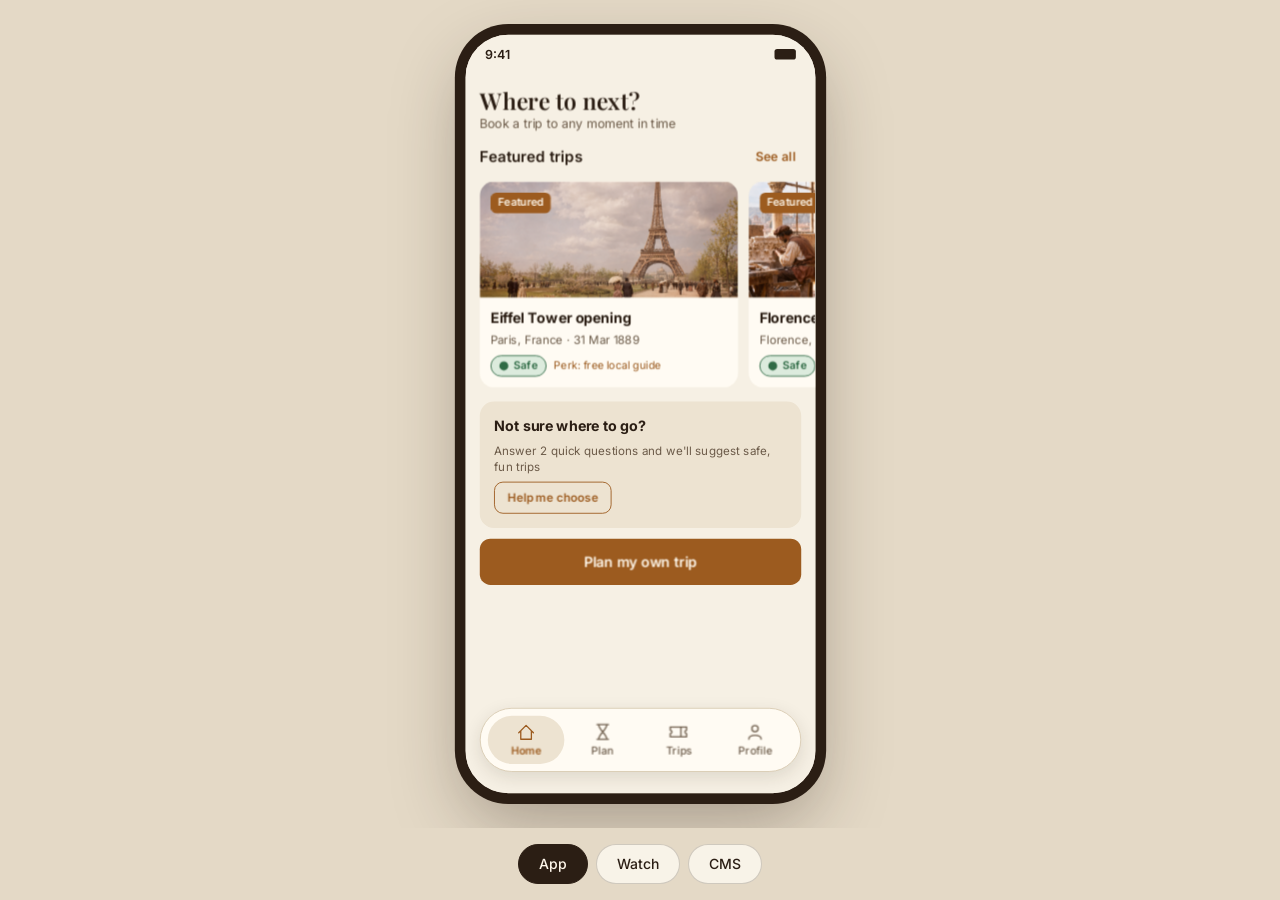
<file: app/index.html>
<!doctype html>
<html lang="en">
<head>
<meta charset="utf-8">
<meta name="viewport" content="width=device-width, initial-scale=1, viewport-fit=cover">
<meta name="theme-color" content="#F6F0E4">
<title>The Time Machine</title>
<link rel="preconnect" href="https://fonts.googleapis.com">
<link href="https://fonts.googleapis.com/css2?family=Inter:wght@400;500;600&family=Playfair+Display:wght@600&display=swap" rel="stylesheet">
<link rel="stylesheet" href="app.css?v=12">
<link rel="stylesheet" href="extras.css?v=12">
</head>
<body>
<div id="stage">
  <div id="device">
    <div id="app"></div>
    <div id="toast" role="status" aria-live="polite"></div>
  </div>
</div>
<nav id="modes" aria-label="Switch view">
  <button data-mode="app">App</button>
  <button data-mode="watch">Watch</button>
  <button data-mode="cms">CMS</button>
</nav>
<script src="app.js?v=12"></script>
<script src="extras.js?v=12"></script>
</body>
</html>
</file>
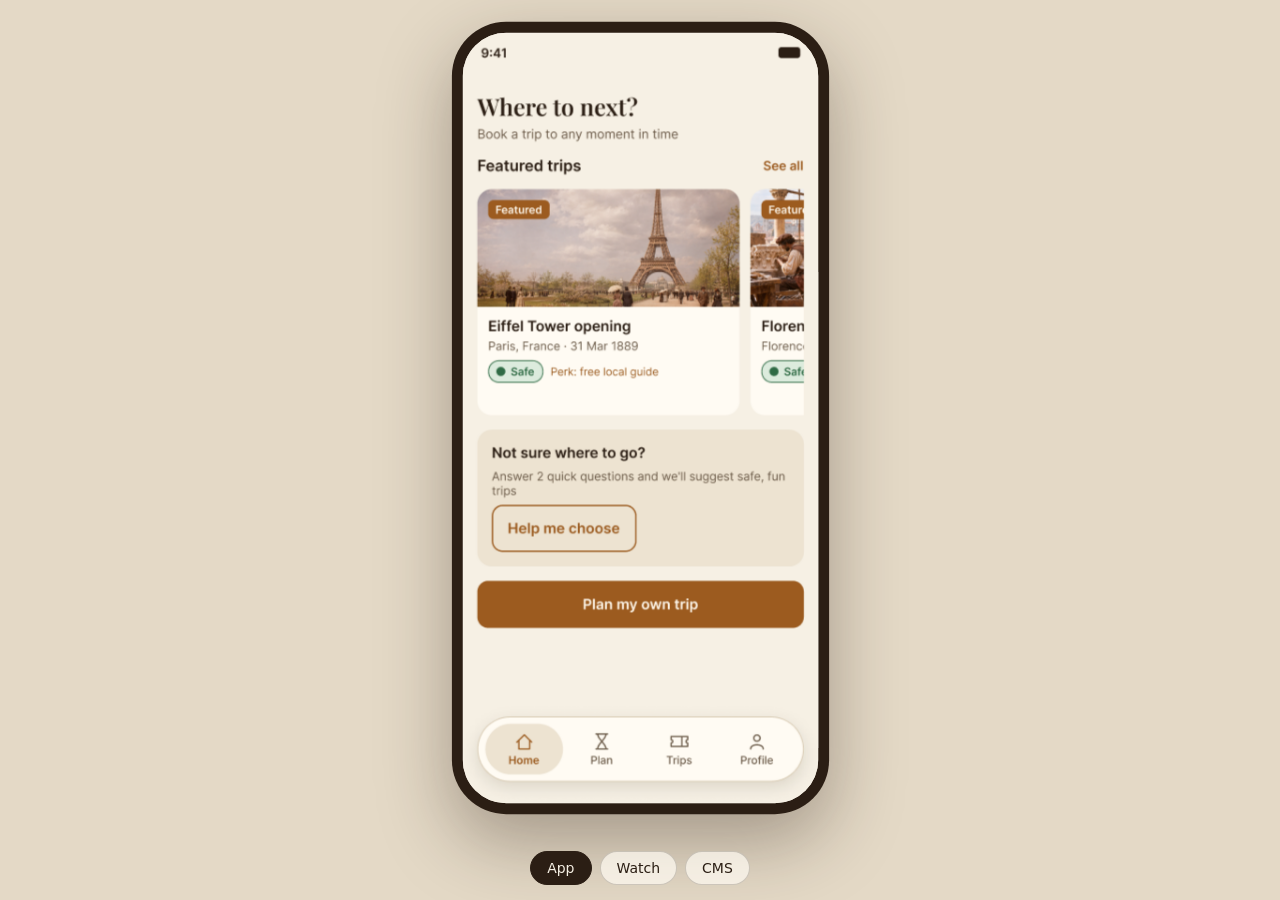
<file: prototype/index.html>
<!doctype html>
<html lang="en">
<head>
<meta charset="utf-8">
<meta name="viewport" content="width=device-width, initial-scale=1, viewport-fit=cover">
<meta name="theme-color" content="#F6F0E4">
<meta name="apple-mobile-web-app-capable" content="yes">
<title>The Time Machine</title>
<style>
  :root { --ink:#2B1E14; --cream:#F6F0E4; --sand:#E4D9C6; --copper:#9C5B1F; --mute:#6B5A48; --ease:cubic-bezier(.2,.8,.2,1); }
  * { box-sizing: border-box; -webkit-tap-highlight-color: transparent; }
  html, body { margin: 0; height: 100%; background: var(--sand); color: var(--ink); font-family: Inter, system-ui, sans-serif; overflow: hidden; }
  #stage { position: fixed; inset: 0 0 64px 0; display: flex; align-items: center; justify-content: center; }
  #device { position: relative; transform-origin: center center; padding: 12px; border-radius: 60px; background: var(--ink); box-shadow: 0 30px 80px rgba(43,30,20,.35); }
  #device.desk { padding: 0; border-radius: 12px; background: none; }
  #device.watch { padding: 14px; border-radius: 56px; }
  #viewport { position: relative; overflow: hidden; border-radius: 48px; background: var(--cream); }
  #device.desk #viewport { border-radius: 12px; }
  #device.watch #viewport { border-radius: 42px; background: #2B1E14; }
  .scr { position: absolute; inset: 0; background-repeat: no-repeat; will-change: transform, opacity; }
  .in-fwd   { animation: inFwd .32s var(--ease) both; }
  .out-fwd  { animation: outFwd .32s var(--ease) both; }
  .in-back  { animation: inBack .32s var(--ease) both; }
  .out-back { animation: outBack .32s var(--ease) both; }
  .in-fade  { animation: inFade .25s ease-out both; }
  @keyframes inFwd  { from { transform: translateX(100%); } to { transform: none; } }
  @keyframes outFwd { from { transform: none; } to { transform: translateX(-28%); filter: brightness(.92); } }
  @keyframes inBack { from { transform: translateX(-28%); filter: brightness(.92); } to { transform: none; filter: none; } }
  @keyframes outBack{ from { transform: none; } to { transform: translateX(100%); } }
  @keyframes inFade { from { opacity: 0; } to { opacity: 1; } }
  .hot { position: absolute; cursor: pointer; border-radius: 12px; transition: background-color .12s; }
  .hot:active { background: rgba(43,30,20,.12); }
  .flash .hot { background: rgba(156,91,31,.18); outline: 2px solid rgba(156,91,31,.55); }
  #bar { position: fixed; left: 0; right: 0; bottom: 0; height: 64px; display: flex; align-items: center; justify-content: center; gap: 8px; }
  #bar button { font: inherit; font-size: 14px; border: 1px solid rgba(43,30,20,.2); background: rgba(255,251,243,.7); color: var(--ink); padding: 8px 16px; border-radius: 20px; cursor: pointer; }
  #bar button.on { background: var(--ink); color: var(--cream); border-color: var(--ink); }
  /* Phone: run full screen like the real app */
  @media (max-width: 520px) {
    html, body { background: var(--cream); }
    #stage { inset: 0; align-items: flex-start; }
    #device, #device.watch { padding: 0; border-radius: 0; box-shadow: none; background: none; transform-origin: top center; }
    #viewport { border-radius: 0; }
    #bar { display: none; }
  }
</style>
</head>
<body>
<div id="stage"><div id="device"><div id="viewport"></div></div></div>
<nav id="bar">
  <button data-flow="booking">App</button>
  <button data-flow="watch">Watch</button>
  <button data-flow="cms">CMS</button>
</nav>
<script>
const IMG = { phone: { src: 'phone.png', w: 4245 }, cms: { src: 'cms.png', w: 3451 }, watch: { src: 'watch.png', w: 1573 } };
const S = {
  '18:3':['phone',37,57,393,852],'18:78':['phone',510,57,393,852],'18:147':['phone',983,57,393,852],'18:223':['phone',1456,57,393,852,'pop'],
  '18:328':['phone',1929,57,393,852],'18:366':['phone',2402,57,393,852],'18:413':['phone',2875,57,393,852],'18:462':['phone',3348,57,393,852,'pop'],
  '20:225':['phone',37,1049,393,852],'20:293':['phone',510,1049,393,852],'20:455':['phone',983,1049,393,852],'20:488':['phone',1456,1049,393,852,'pop'],
  '20:536':['phone',1929,1049,393,852,'pop'],'20:575':['phone',2402,1049,393,852],
  '20:604':['watch',473,395,198,242],'20:738':['watch',731,395,198,242],'20:746':['watch',989,395,198,242],
  '23:565':['cms',53,104,1440,1024],'23:820':['cms',1573,104,1440,1024],
};
const L = [["18:3",16,173,290,250,0,"18:328"],["18:3",32,522,160,52,0,"18:78"],["18:3",16,606,361,52,0,"18:147"],["18:78",0,44,60,56,0,"BACK"],["18:147",0,44,60,56,0,"BACK"],["18:147",16,561,361,40,0,"18:223"],["18:147",16,776,361,52,0,"18:328"],["18:223",24,776,345,52,0,"18:147"],["18:328",0,44,60,56,0,"BACK"],["18:328",16,508,128,52,0,"18:462"],["18:328",130,747,133,17,0,"18:147"],["18:328",16,776,361,52,0,"20:225"],["18:366",16,349,361,64,0,"18:328"],["18:366",130,747,133,17,0,"18:147"],["18:413",16,349,361,64,0,"18:328"],["18:413",16,776,361,52,0,"18:147"],["18:462",345,70,40,40,0,"18:328"],["18:462",24,776,345,52,0,"18:328"],["20:225",0,44,60,56,0,"BACK"],["20:225",16,776,361,52,0,"20:293"],["20:293",16,100,361,354,0,"20:455"],["20:455",0,0,393,852,3000,"20:488"],["20:455",16,776,361,52,0,"20:575"],["20:488",24,712,345,52,0,"20:575"],["20:488",24,776,345,52,0,"20:536"],["20:536",16,776,361,52,0,"20:575"],["20:536",8,44,377,96,0,"20:455"],["20:575",16,776,361,52,0,"18:3"],["23:565",12,192,216,36,0,"23:820"],["23:820",12,72,216,36,0,"23:565"],["20:604",0,0,198,242,0,"20:738"],["20:738",0,0,198,242,0,"20:746"],["20:746",0,0,198,242,0,"20:604"]];
// Assist: let a suggestion card open Pick destination like in the app
L.push(["18:78",16,334,361,96,0,"18:147"]);
const FLOW = { booking: '18:3', cms: '23:565', watch: '20:604' };
const dev = document.getElementById('device'), vp = document.getElementById('viewport');
let cur = null, el = null, timer = null; const hist = [];
const mobile = () => innerWidth <= 520;
function fit() { if (!cur) return; const [kind, , , w, h] = S[cur]; const st = document.getElementById('stage');
  let k; if (mobile() && kind !== 'cms') k = Math.min(innerWidth / w, innerHeight / h); else { const pad = kind === 'cms' ? 0 : 28; k = Math.min((st.clientWidth - 40) / (w + pad), (st.clientHeight - 40) / (h + pad), 1); }
  dev.style.transform = `scale(${k})`; }
function build(id) { const [kind, x, y, w, h] = S[id]; const I = IMG[kind]; const d = document.createElement('div'); d.className = 'scr';
  Object.assign(d.style, { backgroundImage: `url(${I.src})`, backgroundSize: `${I.w}px auto`, backgroundPosition: `-${40 + x}px -${40 + y}px` });
  for (const [s, hx, hy, hw, hh, ms, dest] of L) { if (s !== id || ms) continue; const a = document.createElement('div'); a.className = 'hot';
    Object.assign(a.style, { left: hx + 'px', top: hy + 'px', width: hw + 'px', height: hh + 'px' });
    a.onclick = e => { e.stopPropagation(); dest === 'BACK' ? back() : go(dest); }; d.appendChild(a); }
  d.addEventListener('click', () => { d.classList.add('flash'); setTimeout(() => d.classList.remove('flash'), 450); });
  return d; }
function render(id, mode) {
  if (timer) { clearTimeout(timer); timer = null; }
  const [kind, , , w, h, type] = S[id];
  dev.className = kind === 'cms' ? 'desk' : kind === 'watch' ? 'watch' : '';
  vp.style.width = w + 'px'; vp.style.height = h + 'px';
  const old = el, next = build(id); vp.appendChild(next);
  const sameKind = cur && S[cur][0] === kind;
  if (old && sameKind && mode) {
    const pop = type === 'pop' || (cur && S[cur][5] === 'pop');
    if (pop) { next.classList.add('in-fade'); setTimeout(() => old.remove(), 260); }
    else if (mode === 'back') { vp.insertBefore(next, old); next.classList.add('in-back'); old.classList.add('out-back'); setTimeout(() => old.remove(), 330); }
    else { old.classList.add('out-fwd'); next.classList.add('in-fwd'); setTimeout(() => old.remove(), 330); }
  } else if (old) old.remove();
  el = next; cur = id;
  for (const [s, , , , , ms, dest] of L) if (s === id && ms) timer = setTimeout(() => cur === id && go(dest), ms);
  document.querySelectorAll('#bar button').forEach(b => b.classList.toggle('on', S[FLOW[b.dataset.flow]][0] === kind));
  fit(); }
function go(id) { hist.push(cur); render(id, 'fwd'); }
function back() { if (hist.length) render(hist.pop(), 'back'); }
document.querySelectorAll('#bar button').forEach(b => b.onclick = () => { hist.length = 0; render(FLOW[b.dataset.flow], null); });
// swipe from the left edge to go back, like iOS
let sx = null; addEventListener('touchstart', e => { const t = e.touches[0]; sx = t.clientX < 24 ? t.clientX : null; }, { passive: true });
addEventListener('touchend', e => { if (sx !== null && e.changedTouches[0].clientX - sx > 80) back(); sx = null; });
addEventListener('resize', fit);
render('18:3', null);
</script>
</body>
</html>
</file>
<file: app/app.css>
:root {
  --bg: #F6F0E4; --surface: #FFFBF3; --surface-2: #EDE3D1; --border: #D9CBB3;
  --text: #2B1E14; --text-2: #6B5A48; --text-3: #9A8A76;
  --copper: #9C5B1F; --copper-dark: #7E4715; --on-copper: #FFF8EC;
  --safe: #2F6B45; --safe-bg: #DCEBDD; --caution: #8A6500; --caution-bg: #F6E7B8; --blocked: #A3201B; --blocked-bg: #F5D9D3;
  --ease: cubic-bezier(.2,.8,.2,1);
  --serif: 'Playfair Display', Georgia, serif;
}
* { box-sizing: border-box; -webkit-tap-highlight-color: transparent; }
html, body { margin: 0; height: 100%; background: #E4D9C6; color: var(--text); font: 15px/1.4 Inter, system-ui, sans-serif; }
button, input, select { font: inherit; color: inherit; }
button { cursor: pointer; }

/* Device: phone frame on desktop, full screen on phones */
#device { position: relative; width: 393px; height: 852px; margin: 24px auto; border-radius: 48px; overflow: hidden; background: var(--bg);
  box-shadow: 0 0 0 12px var(--text), 0 30px 80px rgba(43,30,20,.35); }
@media (max-width: 520px) { html, body { background: var(--bg); } #device { width: 100%; height: 100dvh; margin: 0; border-radius: 0; box-shadow: none; } }
#app { position: absolute; inset: 0; }

/* Screens */
.screen { position: absolute; inset: 0; display: flex; flex-direction: column; background: var(--bg); }
.screen.in-fwd { animation: inFwd .32s var(--ease) both; } .screen.out-fwd { animation: outFwd .32s var(--ease) both; }
.screen.in-back { animation: inBack .32s var(--ease) both; } .screen.out-back { animation: outBack .32s var(--ease) both; z-index: 2; }
@keyframes inFwd { from { transform: translateX(100%); } } @keyframes outFwd { to { transform: translateX(-28%); filter: brightness(.94); } }
@keyframes inBack { from { transform: translateX(-28%); filter: brightness(.94); } } @keyframes outBack { to { transform: translateX(100%); } }
.status { height: 44px; flex: none; display: flex; align-items: center; justify-content: space-between; padding: 0 22px; font-weight: 600; font-size: 14px; }
.status i { width: 24px; height: 12px; border-radius: 3px; background: var(--text); }
.topbar { height: 52px; flex: none; display: flex; align-items: center; gap: 8px; padding: 0 8px; }
.topbar h1 { font-size: 17px; font-weight: 600; margin: 0; }
.icon-btn { width: 40px; height: 40px; border: 0; background: none; border-radius: 20px; display: grid; place-items: center; }
.icon-btn:active { background: var(--surface-2); }
.content { flex: 1; overflow-y: auto; padding: 8px 16px 24px; display: flex; flex-direction: column; gap: 12px; scrollbar-width: none; }
.content::-webkit-scrollbar { display: none; }
.content > *, .sheet > * { flex-shrink: 0; }
.actions { flex: none; padding: 8px 16px 24px; display: flex; flex-direction: column; gap: 12px; align-items: center; }
.actions > .btn { width: 100%; }

/* Type */
.display { font-family: var(--serif); font-size: 26px; font-weight: 600; margin: 8px 0 0; line-height: 1.15; }
.h1 { font-family: var(--serif); font-size: 24px; font-weight: 600; margin: 4px 0 0; }
.h2 { font-family: var(--serif); font-size: 22px; font-weight: 600; margin: 0; }
.h3 { font-size: 15px; font-weight: 600; margin: 2px 0 0; }
.sub { color: var(--text-2); font-size: 14px; margin: 0; }
.small { font-size: 13px; color: var(--text-2); margin: 0; }
.tiny { font-size: 12px; color: var(--text-2); margin: 0; }
.muted { color: var(--text-3); }
.link { border: 0; background: none; color: var(--copper); font-weight: 600; font-size: 14px; padding: 6px; }
ul.bullets { margin: 0; padding: 0; list-style: none; display: grid; gap: 8px; font-size: 14px; }
ul.bullets li::before { content: '•'; margin-right: 6px; }
.btn.mid { height: 44px; font-size: 15px; border-radius: 10px; padding: 0 18px; }

/* Buttons */
.btn { height: 52px; border-radius: 12px; border: 0; font-weight: 600; font-size: 16px; display: inline-flex; align-items: center; justify-content: center; padding: 0 20px; position: relative; overflow: hidden; transition: transform .1s, background-color .15s; user-select: none; -webkit-user-select: none; }
.btn:active { transform: scale(.98); }
.btn.primary { background: var(--copper); color: var(--on-copper); }
.btn.secondary { background: none; border: 1.5px solid var(--text-2); }
.btn.accent { background: none; border: 1.5px solid var(--copper); color: var(--copper); }
.btn.danger { background: none; border: 1.5px solid var(--blocked); color: var(--blocked); }
.btn.danger-fill { background: var(--blocked); color: #fff; }
.btn.small { height: 36px; font-size: 13px; border-radius: 10px; padding: 0 14px; }
.btn:disabled { background: var(--surface-2); color: var(--text-3); border-color: transparent; cursor: default; transform: none; }
.btn .progress { position: absolute; inset: 0 auto 0 0; width: 0; background: var(--copper-dark); }
.btn .label { position: relative; }

/* Controls */
.chips { display: flex; flex-wrap: wrap; gap: 8px; }
.chip { height: 36px; border-radius: 18px; border: 1px solid var(--border); background: var(--surface); padding: 0 16px; font-size: 14px; }
.chip.on { background: var(--copper); border-color: var(--copper); color: var(--on-copper); font-weight: 600; }
.seg { display: flex; gap: 4px; padding: 5px; border-radius: 12px; background: var(--surface); border: 1px solid var(--border); height: 48px; }
.seg button { flex: 1; border: 0; background: none; border-radius: 8px; font-size: 14px; color: var(--text-2); padding: 0 12px; }
.seg button.on { background: var(--copper); color: var(--on-copper); font-weight: 600; }
.row { display: flex; gap: 8px; align-items: flex-end; }
.field { display: flex; flex-direction: column; gap: 6px; flex: 1; min-width: 0; }
.field label { font-size: 12px; color: var(--text-2); }
.field input, .field select { height: 48px; border-radius: 10px; border: 1px solid var(--border); background: var(--surface); padding: 0 12px; font-size: 16px; width: 100%; outline: none; -webkit-appearance: none; appearance: none; }
.field input:focus, .field select:focus { border-color: var(--copper); box-shadow: 0 0 0 3px rgba(156,91,31,.15); }
.field.err input { border-color: var(--blocked); }
.err-text { color: var(--blocked); font-size: 12px; margin: 0; }
.select-wrap { position: relative; } .select-wrap svg { position: absolute; right: 12px; top: 15px; pointer-events: none; }
.search { position: relative; } .search svg { position: absolute; left: 12px; top: 15px; } .search input { padding-left: 38px; }
.suggest { border: 1px solid var(--border); border-radius: 10px; background: var(--surface); overflow: hidden; }
.suggest button { display: block; width: 100%; text-align: left; border: 0; background: none; padding: 12px; border-top: 1px solid var(--surface-2); }
.suggest button:first-child { border-top: 0; } .suggest button:active { background: var(--surface-2); }
.stepper { display: flex; align-items: center; justify-content: space-between; height: 56px; border-radius: 12px; background: var(--surface); border: 1px solid var(--border); padding: 0 12px; margin-top: 4px; }
.stepper button { width: 36px; height: 36px; padding: 0; border-radius: 18px; border: 0; background: var(--surface-2); color: var(--text); display: grid; place-items: center; }
.stepper button svg { display: block; }
.summary.hero { background: var(--copper); border-left: 0; padding: 16px 20px; }
.summary.hero .tiny, .summary.hero .small { color: rgba(255,248,236,.8); }
.summary.hero .place { color: var(--on-copper); font-size: 18px; }
.map.plain { background: var(--surface-2); height: 64px; }
.map.plain::after { width: 14px; height: 14px; margin: -7px; border-width: 3px; box-shadow: none; }
.time-row { display: flex; gap: 8px; align-items: flex-end; }
.time-row .field { flex: 0 0 176px; }
.time-row .tiny { padding-bottom: 6px; }
.stepper button:disabled { opacity: .4; }
.stepper b { font-size: 16px; }
.check { display: flex; gap: 10px; align-items: flex-start; border: 0; background: none; text-align: left; padding: 4px 0; font-size: 14px; }
.check .box { width: 20px; height: 20px; flex: none; border-radius: 5px; border: 1.5px solid var(--text-2); display: grid; place-items: center; margin-top: 1px; }
.check.on .box { background: var(--copper); border-color: var(--copper); }
.check .box svg { opacity: 0; } .check.on .box svg { opacity: 1; }

/* Cards */
.card { background: var(--surface); border-radius: 14px; }
.summary { background: var(--copper); border-radius: 14px; padding: 16px 20px; display: grid; gap: 2px; }
.summary .place { font-size: 17px; font-weight: 600; color: var(--on-copper); }
.summary .tiny, .summary .small { color: rgba(255,248,236,.82); }
.summary .link { color: var(--on-copper); }
.summary .top { display: flex; justify-content: space-between; align-items: center; }
.badge { display: inline-flex; align-items: center; gap: 6px; height: 24px; padding: 0 9px; border-radius: 12px; font-size: 12px; font-weight: 600; border: 1px solid; width: max-content; }
.badge.Safe { color: var(--safe); background: var(--safe-bg); } .badge.Caution { color: var(--caution); background: var(--caution-bg); } .badge.Blocked { color: var(--blocked); background: var(--blocked-bg); }
.badge .ic { width: 10px; height: 10px; background: currentColor; }
.badge.Safe .ic { border-radius: 50%; } .badge.Caution .ic { clip-path: polygon(50% 0, 100% 100%, 0 100%); width: 12px; } .badge.Blocked .ic { border-radius: 2px; }
.alert { border-radius: 14px; border: 1.5px solid; padding: 16px; display: grid; gap: 8px; }
.alert.Caution { border-color: var(--caution); background: var(--caution-bg); } .alert.Blocked { border-color: var(--blocked); background: var(--blocked-bg); }
.alert p { margin: 0; font-size: 13px; } .alert b { font-size: 15px; }
.option { display: flex; align-items: center; gap: 12px; width: 100%; text-align: left; background: var(--surface); border: 1px solid var(--border); border-radius: 12px; padding: 12px 16px; min-height: 64px; }
.option:active { background: var(--surface-2); }
.option .t { flex: 1; display: grid; gap: 2px; } .option .t b { font-size: 15px; } .option .t span { font-size: 13px; color: var(--text-2); }
.trip { display: flex; gap: 12px; align-items: flex-start; width: 100%; text-align: left; background: var(--surface); border: 0; border-radius: 14px; padding: 12px; }
.trip:active { background: var(--surface-2); }
.trip img { width: 72px; height: 72px; border-radius: 10px; object-fit: cover; flex: none; background: var(--surface-2); }
.trip .t { flex: 1; display: grid; gap: 3px; min-width: 0; } .trip .t b { font-size: 15px; } .trip .t span { font-size: 13px; color: var(--text-2); } .trip .t i { font-style: normal; font-size: 12px; color: var(--text-2); }
.carousel { display: flex; gap: 12px; overflow-x: auto; margin: 0 -16px; padding: 0 16px 4px; scroll-snap-type: x mandatory; scroll-padding-inline: 16px; scrollbar-width: none; }
.carousel::after { content: ''; flex: 0 0 4px; }
@media (pointer: fine) { .carousel { cursor: grab; } .content, .sheet { user-select: none; -webkit-user-select: none; } .content input, .sheet input { user-select: text; -webkit-user-select: text; } }
.dragging { scroll-snap-type: none !important; cursor: grabbing !important; user-select: none; -webkit-user-select: none; }
.dragging * { pointer-events: none; }
img { -webkit-user-drag: none; user-select: none; }
.carousel::-webkit-scrollbar { display: none; }
.feat { flex: 0 0 290px; scroll-snap-align: start; border: 0; padding: 0; text-align: left; background: var(--surface); border-radius: 16px; overflow: hidden; }
.feat:active { transform: scale(.99); }
.feat .img { height: 130px; background: var(--surface-2) center/cover; position: relative; }
.feat .tag { position: absolute; left: 12px; top: 12px; background: var(--copper); color: var(--on-copper); font-size: 12px; font-weight: 600; padding: 3px 8px; border-radius: 6px; }
.feat .body { padding: 12px; display: grid; gap: 4px; } .feat .body b { font-size: 16px; }
.perk { font-size: 12px; color: var(--copper); }
.assist-card { background: var(--surface-2); border-radius: 16px; padding: 16px; display: grid; gap: 8px; justify-items: start; }
.weather { display: flex; align-items: center; gap: 16px; background: var(--surface); border-radius: 14px; padding: 14px 16px; }
.weather .temp { font-family: var(--serif); font-size: 28px; font-weight: 600; }
.divider { height: 1px; background: var(--border); }
.detail { display: flex; justify-content: space-between; align-items: center; padding: 10px 0; border-bottom: 1px solid var(--border); font-size: 13px; }
.detail span { color: var(--text-2); }
.tiles { display: grid; grid-template-columns: repeat(4, 1fr); gap: 8px; }
.tile { height: 56px; border-radius: 12px; border: 1px solid var(--border); background: var(--surface); display: grid; place-content: center; text-align: center; font-size: 12px; color: var(--text-2); }
.tile b { display: block; font-size: 14px; color: var(--text); }
.tile.on { background: var(--copper); border-color: var(--copper); color: var(--on-copper); } .tile.on b { color: var(--on-copper); }
.times { display: grid; grid-template-columns: repeat(4, 1fr); gap: 8px; } .times .chip { padding: 0; }
.optin { border: 1px solid var(--border); background: var(--surface); border-radius: 14px; padding: 14px 16px; display: grid; gap: 6px; }

/* Ticket & trip */
.ticket { background: var(--surface); border-radius: 20px; padding: 24px; display: grid; gap: 12px; justify-items: center; }
.qr { width: 160px; height: 160px; background: #fff; padding: 8px; border-radius: 8px; }
.dash { width: 100%; border-top: 2px dashed var(--border); }
.grid2 { width: 100%; display: grid; grid-template-columns: 1fr 1fr; gap: 12px; }
.kv span { display: block; font-size: 12px; color: var(--text-2); } .kv b { font-size: 14px; }
.kv .big { font-family: var(--serif); font-size: 20px; color: var(--copper); }
.count { background: var(--surface); border-radius: 20px; padding: 24px; display: grid; gap: 10px; justify-items: center; text-align: center; }
.count .time { font-family: var(--serif); font-size: 48px; font-weight: 600; line-height: 1; font-variant-numeric: tabular-nums; }
.bar { width: 100%; height: 8px; border-radius: 4px; background: var(--surface-2); overflow: hidden; } .bar i { display: block; height: 100%; background: var(--copper); border-radius: 4px; transition: width 1s linear; }
.map { height: 150px; border-radius: 12px; background: var(--surface-2) center/cover; position: relative; }
.map::after { content: ''; position: absolute; left: 50%; top: 50%; width: 20px; height: 20px; margin: -10px; border-radius: 50%; background: var(--copper); border: 4px solid var(--surface); box-shadow: 0 0 0 10px rgba(156,91,31,.2); }
.success { width: 96px; height: 96px; border-radius: 50%; background: var(--safe-bg); border: 3px solid var(--safe); display: grid; place-items: center; margin: 40px auto 8px; animation: pop .4s var(--ease) both; }
@keyframes pop { from { transform: scale(.6); opacity: 0; } }
.stars { display: flex; gap: 8px; justify-content: center; } .stars button { border: 0; background: none; padding: 2px; }
.center { text-align: center; }
.status-row { display: flex; align-items: flex-start; gap: 16px; }
.status-row .grow { flex: 1; min-width: 0; display: grid; gap: 2px; }
.status-row > span { flex: none; margin-top: 2px; }

/* Floating menu bar */
.menu { position: absolute; left: 16px; right: 16px; bottom: 24px; height: 72px; padding: 8px; border-radius: 36px; background: var(--surface); border: 1px solid var(--border); box-shadow: 0 6px 20px rgba(43,30,20,.12); display: grid; grid-template-columns: repeat(4, 1fr); }
.menu button { border: 0; background: none; border-radius: 28px; display: grid; place-items: center; align-content: center; gap: 2px; font-size: 12px; font-weight: 500; color: var(--text-2); }
.menu button.on { background: var(--surface-2); color: var(--copper); font-weight: 600; }

/* Sheets & overlays */
.scrim { position: absolute; inset: 0; background: rgba(43,30,20,.45); animation: fade .2s both; z-index: 10; }
.sheet { position: absolute; left: 0; right: 0; bottom: 0; background: var(--surface); border-radius: 24px 24px 0 0; padding: 12px 24px 24px; display: flex; flex-direction: column; gap: 12px; z-index: 11; animation: up .32s var(--ease) both; max-height: calc(100% - 40px); overflow-y: auto; }
.sheet .handle { width: 40px; height: 4px; border-radius: 2px; background: var(--border); align-self: center; }
.sheet .btn { width: 100%; }
@keyframes up { from { transform: translateY(100%); } } @keyframes fade { from { opacity: 0; } }
.outfits { display: grid; grid-template-columns: 1fr 1fr; gap: 12px; }
.outfit { background: var(--surface-2); border-radius: 12px; overflow: hidden; } .outfit img { width: 100%; height: 110px; object-fit: cover; display: block; } .outfit b { display: block; padding: 10px 12px; font-size: 13px; }
.notif { position: absolute; left: 8px; right: 8px; top: 44px; background: var(--surface); border: 1px solid var(--border); border-radius: 18px; padding: 14px 16px; box-shadow: 0 10px 30px rgba(43,30,20,.18); z-index: 12; animation: drop .35s var(--ease) both; text-align: left; display: grid; gap: 4px; width: auto; }
.notif .meta { display: flex; align-items: center; gap: 8px; font-size: 11px; color: var(--text-2); } .notif .meta i { width: 20px; height: 20px; border-radius: 5px; background: var(--copper); }
@keyframes drop { from { transform: translateY(-120%); } }
#toast { position: absolute; left: 50%; bottom: 110px; transform: translate(-50%, 20px); background: var(--text); color: var(--on-copper); padding: 10px 16px; border-radius: 20px; font-size: 13px; opacity: 0; pointer-events: none; transition: .25s var(--ease); z-index: 20; white-space: nowrap; }
#toast.show { opacity: 1; transform: translate(-50%, 0); }
:focus-visible { outline: 2px solid var(--copper); outline-offset: 2px; }
@media (prefers-reduced-motion: reduce) { *, *::before, *::after { animation-duration: .01ms !important; transition-duration: .01ms !important; } }
</file>
<file: app/extras.css>
/* Stage + mode switcher (outside the device) */
#stage { position: fixed; inset: 0 0 72px 0; display: flex; align-items: center; justify-content: center; overflow: hidden; }
#device { margin: 0; flex: none; transform-origin: center center; }
#modes { position: fixed; left: 0; right: 0; bottom: 0; height: 72px; display: flex; align-items: center; justify-content: center; gap: 8px; }
#modes button { height: 40px; padding: 0 20px; border-radius: 20px; border: 1px solid rgba(43,30,20,.2); background: rgba(255,251,243,.75); font-size: 14px; font-weight: 500; }
#modes button.on { background: var(--text); color: var(--on-copper); border-color: var(--text); }
@media (max-width: 520px) {
  #stage { inset: 0; display: block; }
  #device { transform: none !important; }
  #modes { display: none; }
}

/* Watch */
#device.watch { width: 198px; height: 242px; border-radius: 46px; background: #1C140D; box-shadow: 0 0 0 10px #3A2C20, 0 0 0 12px #1C140D, 0 20px 60px rgba(43,30,20,.35); }
#device.watch #app { color: #FFF8EC; }
#device.watch::after { content: ''; position: absolute; right: -16px; top: 62px; width: 6px; height: 34px; border-radius: 3px; background: #3A2C20; }
#device.watch { overflow: visible; } #device.watch #app { border-radius: 46px; overflow: hidden; }
.w { position: absolute; inset: 0; display: flex; flex-direction: column; align-items: center; justify-content: center; text-align: center; padding: 18px 16px 28px; gap: 6px; }
@keyframes inFade { from { opacity: 0; } }
.w .lab { font-size: 12px; color: #D8C9B0; }
.w .big { font-family: var(--serif); font-size: 40px; font-weight: 600; line-height: 1; color: #E8B064; font-variant-numeric: tabular-nums; }
.w .t1 { font-size: 15px; font-weight: 600; color: #FFF8EC; }
.w .t2 { font-size: 12px; color: #D8C9B0; }
.w .qr { width: 72px; height: 72px; padding: 4px; border-radius: 6px; background: #fff; }
.w .wbtn { margin-top: 8px; width: 150px; height: 40px; border-radius: 20px; border: 0; font-weight: 600; font-size: 14px; background: var(--copper); color: var(--on-copper); }
.w .wbtn.red { background: #C9342C; color: #fff; }
.w .wbtn.ghost { background: #3A2C20; color: #FFF8EC; }
.w .warn { width: 40px; height: 40px; }
.w-dots { position: absolute; left: 0; right: 0; bottom: 10px; display: flex; justify-content: center; gap: 6px; z-index: 2; }
.w-dots button { width: 7px; height: 7px; padding: 0; border-radius: 50%; border: 0; background: #6B5A48; }
.w-dots button.on { background: #FFF8EC; }
.w-hint { position: absolute; left: 50%; bottom: -40px; transform: translateX(-50%); font-size: 11px; color: var(--text-2); white-space: nowrap; }

/* CMS */
#device.cms { width: 1440px; height: 1024px; border-radius: 14px; box-shadow: 0 30px 80px rgba(43,30,20,.3); }
.cms { position: absolute; inset: 0; display: flex; background: var(--bg); font-size: 14px; }
.cms aside { width: 240px; flex: none; background: var(--surface); padding: 24px 12px; display: flex; flex-direction: column; gap: 4px; }
.cms .logo { display: flex; align-items: center; gap: 10px; padding: 0 12px 20px; font-weight: 600; font-size: 16px; }
.cms .nav { height: 36px; border: 0; background: none; text-align: left; padding: 0 16px; border-radius: 8px; color: var(--text-2); font-size: 14px; }
.cms .nav:hover { background: var(--bg); }
.cms .nav.on { background: var(--surface-2); color: var(--text); font-weight: 600; box-shadow: inset 3px 0 0 var(--copper); }
.cms main { flex: 1; padding: 32px; display: flex; flex-direction: column; gap: 24px; overflow-y: auto; min-width: 0; }
.cms .head { display: flex; justify-content: space-between; align-items: flex-start; gap: 16px; }
.cms .head h1 { font-family: var(--serif); font-size: 28px; font-weight: 600; margin: 0; }
.cms .head .field { flex: none; width: 300px; } .cms .search input { height: 44px; }
.cms .stats { display: grid; grid-template-columns: repeat(4, 1fr); gap: 16px; }
.cms .stat { background: var(--surface); border-radius: 14px; padding: 18px 20px; display: grid; gap: 6px; }
.cms .stat span { color: var(--text-2); font-size: 13px; } .cms .stat b { font-family: var(--serif); font-size: 32px; font-weight: 600; }
.cms .stat.stat-alert { background: var(--blocked-bg); box-shadow: inset 0 0 0 1.5px var(--blocked); } .cms .stat.stat-alert span { color: var(--blocked); font-weight: 600; }
.cms table { width: 100%; border-collapse: collapse; }
.cms th { text-align: left; font-size: 12px; font-weight: 600; color: var(--text-2); padding: 12px 16px; background: var(--surface); }
.cms th:first-child { border-radius: 8px 0 0 8px; } .cms th:last-child { border-radius: 0 8px 8px 0; }
.cms td { padding: 0 16px; height: 56px; border-bottom: 1px solid var(--border); }
.cms tr.row-alert td { background: var(--blocked-bg); } .cms tr.row-alert td:first-child { box-shadow: inset 4px 0 0 var(--blocked); }
.cms tr.row-you td { background: #FBF3E3; } .cms tr.row-you td:first-child { box-shadow: inset 4px 0 0 var(--copper); }
.cms td.strong { font-weight: 600; } .cms td.muted { color: var(--text-3); } .cms td.red { color: var(--blocked); font-weight: 600; }
.pill { display: inline-flex; align-items: center; height: 24px; padding: 0 10px; border-radius: 12px; font-size: 12px; font-weight: 600; }
.pill.In-trip { background: var(--surface-2); color: var(--copper); box-shadow: inset 0 0 0 1px var(--copper); }
.pill.Alert { background: var(--blocked); color: #fff; }
.pill.Checked-in { background: var(--surface-2); box-shadow: inset 0 0 0 1px var(--text-2); }
.pill.Booked, .pill.Draft { background: var(--surface); color: var(--text-2); box-shadow: inset 0 0 0 1px var(--border); }
.pill.Returned, .pill.Live { background: var(--safe-bg); color: var(--safe); }
.cms .thumb { width: 48px; height: 32px; border-radius: 6px; object-fit: cover; background: var(--surface-2); vertical-align: middle; margin-right: 12px; }
.toggle { width: 40px; height: 24px; border-radius: 12px; border: 0; background: var(--border); position: relative; padding: 0; transition: background-color .15s; }
.toggle::after { content: ''; position: absolute; left: 3px; top: 3px; width: 18px; height: 18px; border-radius: 50%; background: #fff; transition: transform .15s var(--ease); }
.toggle.on { background: var(--safe); } .toggle.on::after { transform: translateX(16px); }
.cms .rules { background: var(--surface); border-radius: 12px; padding: 16px 20px; box-shadow: inset 4px 0 0 var(--copper); display: grid; gap: 6px; }
.cms .empty { padding: 24px 16px; color: var(--text-2); }
.modal-back { position: absolute; inset: 0; background: rgba(43,30,20,.45); display: grid; place-items: center; z-index: 30; animation: inFade .2s both; }
.modal { width: 420px; background: var(--surface); border-radius: 16px; padding: 24px; display: grid; gap: 12px; }
.modal h2 { font-family: var(--serif); font-size: 22px; margin: 0; } .modal .row { justify-content: flex-end; }
</file>
